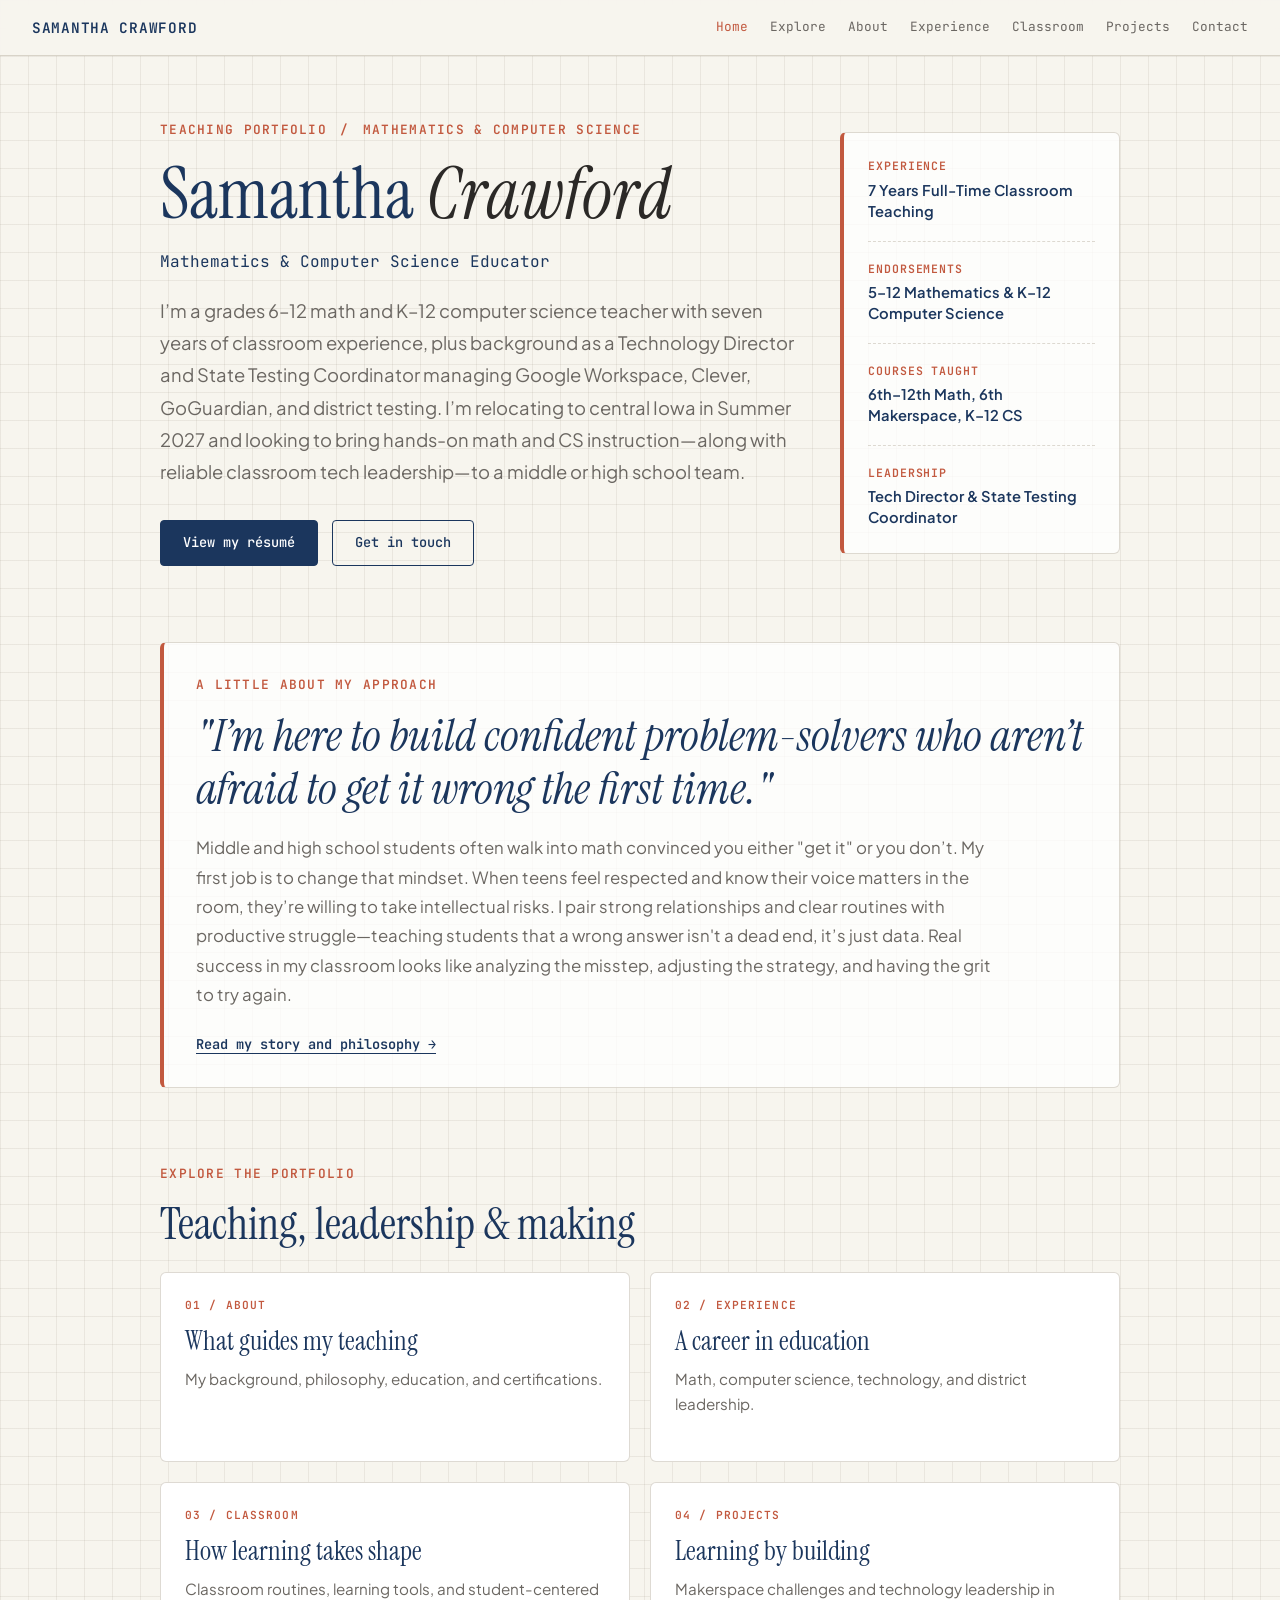
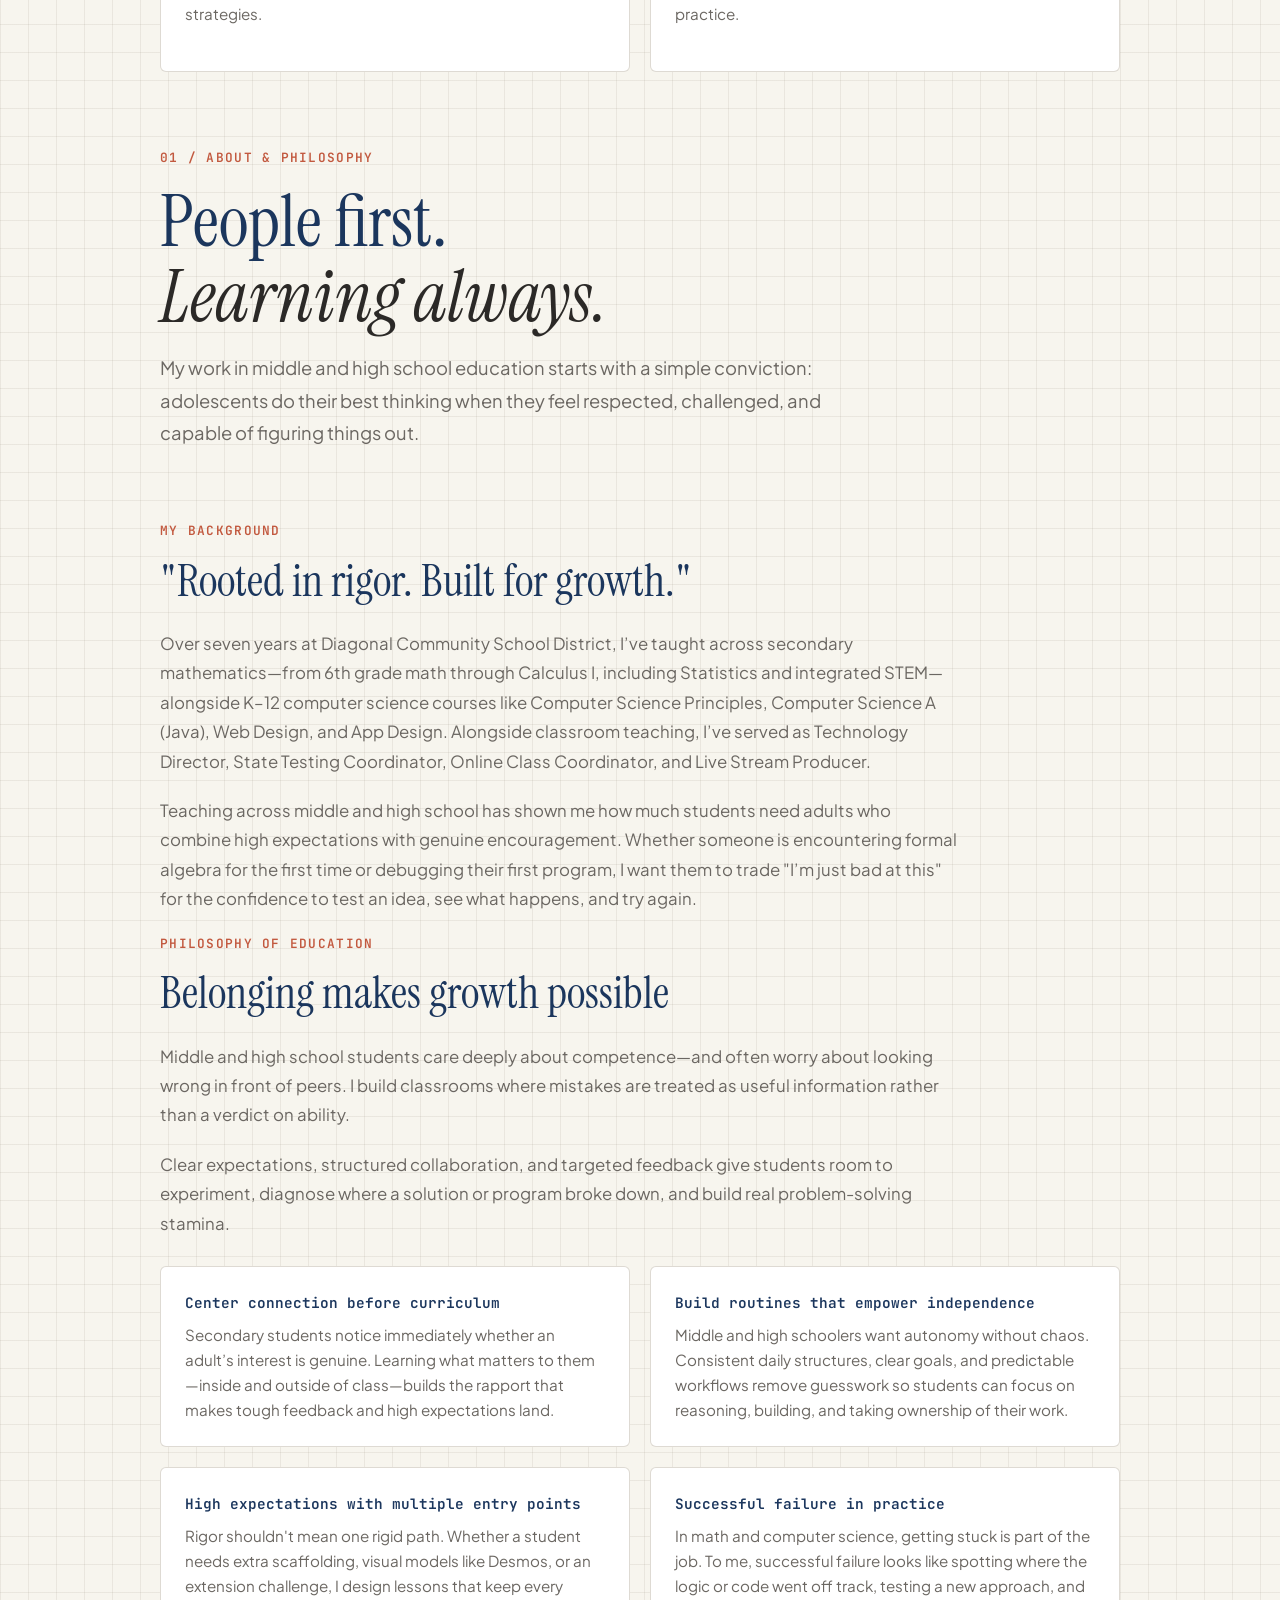
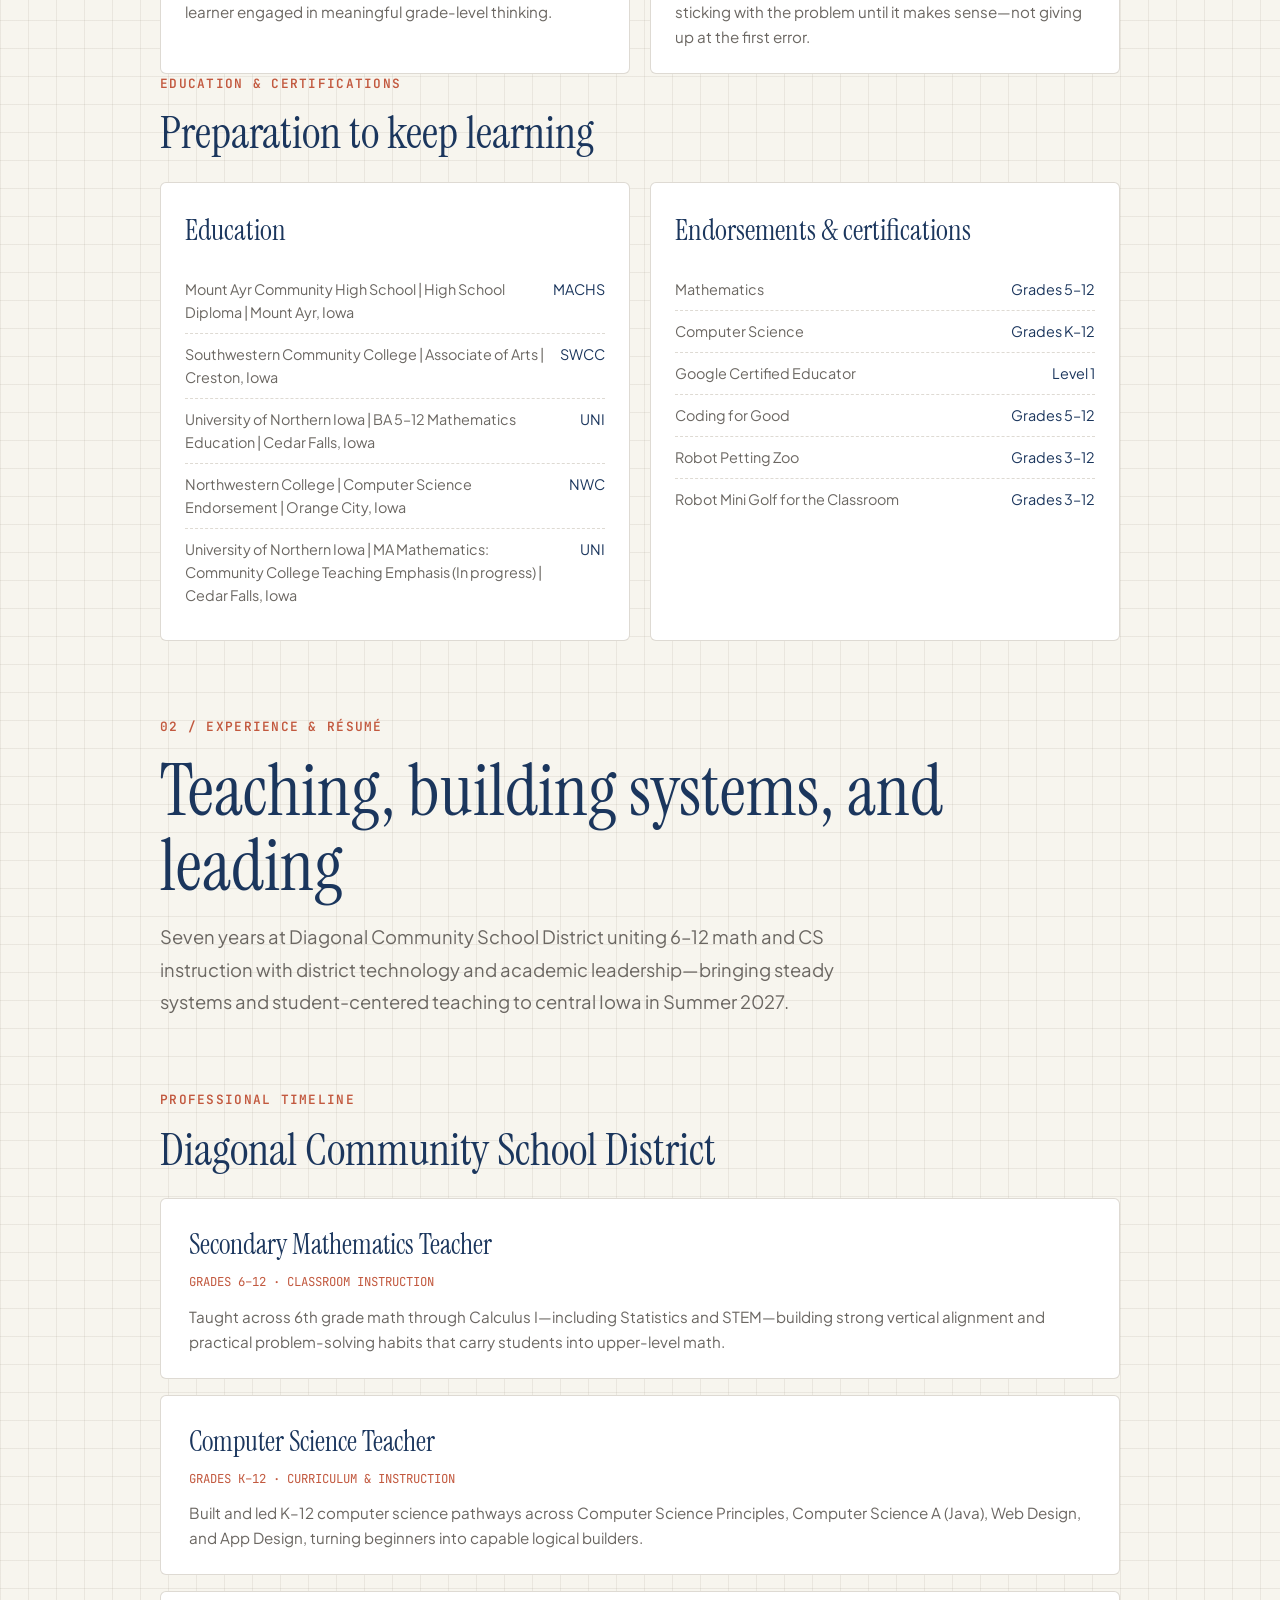
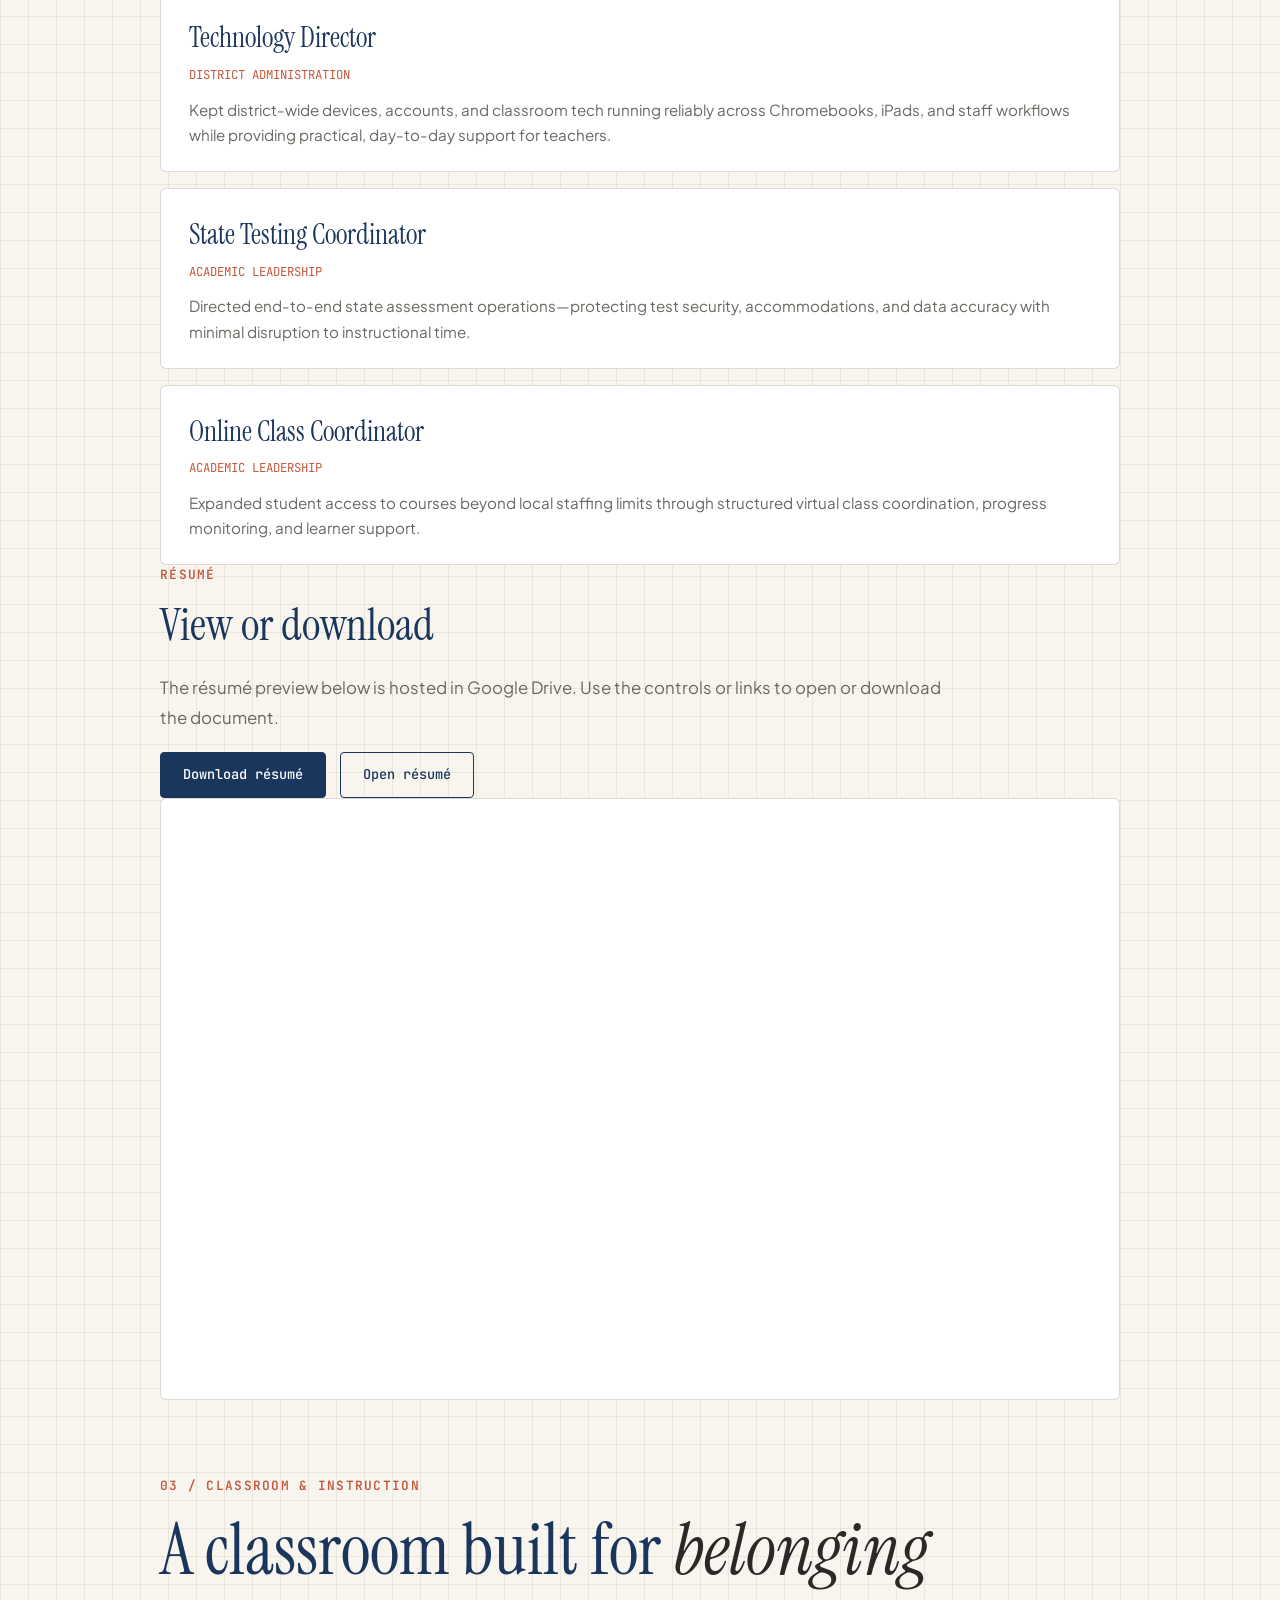
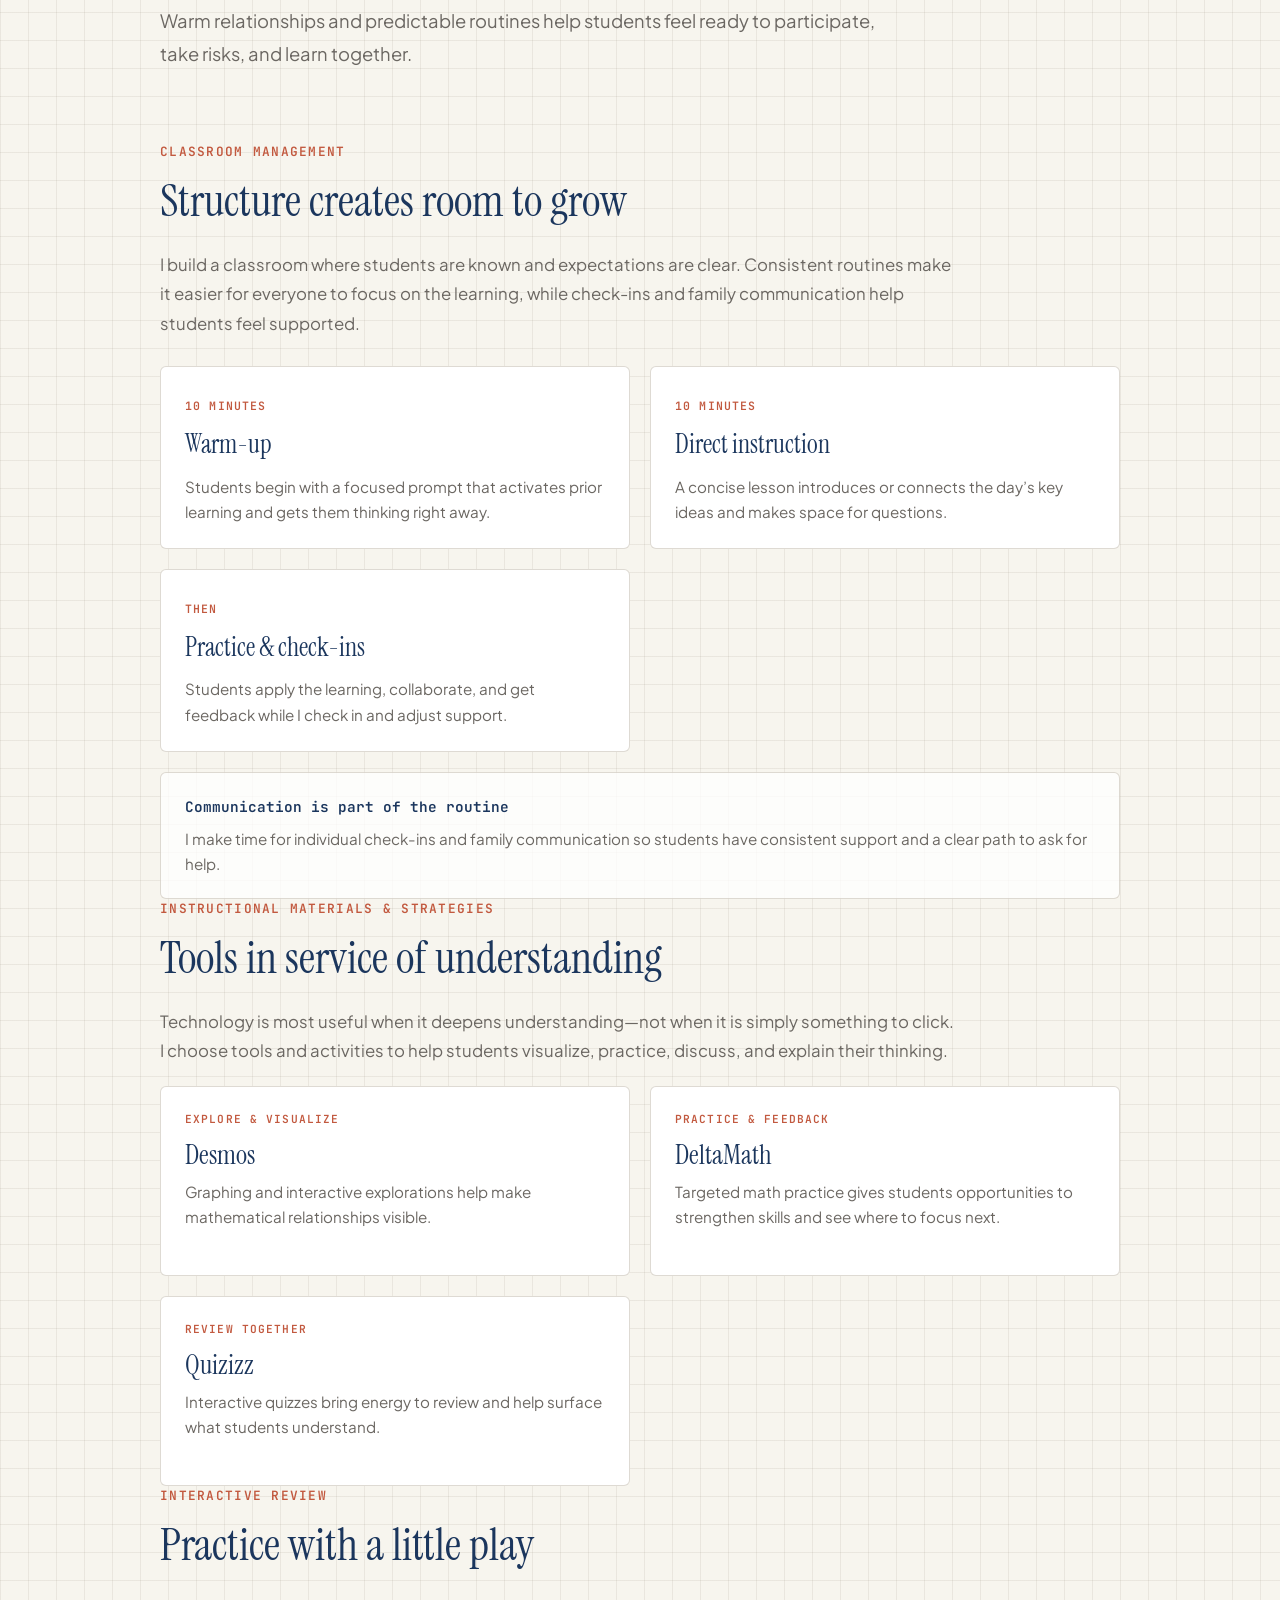
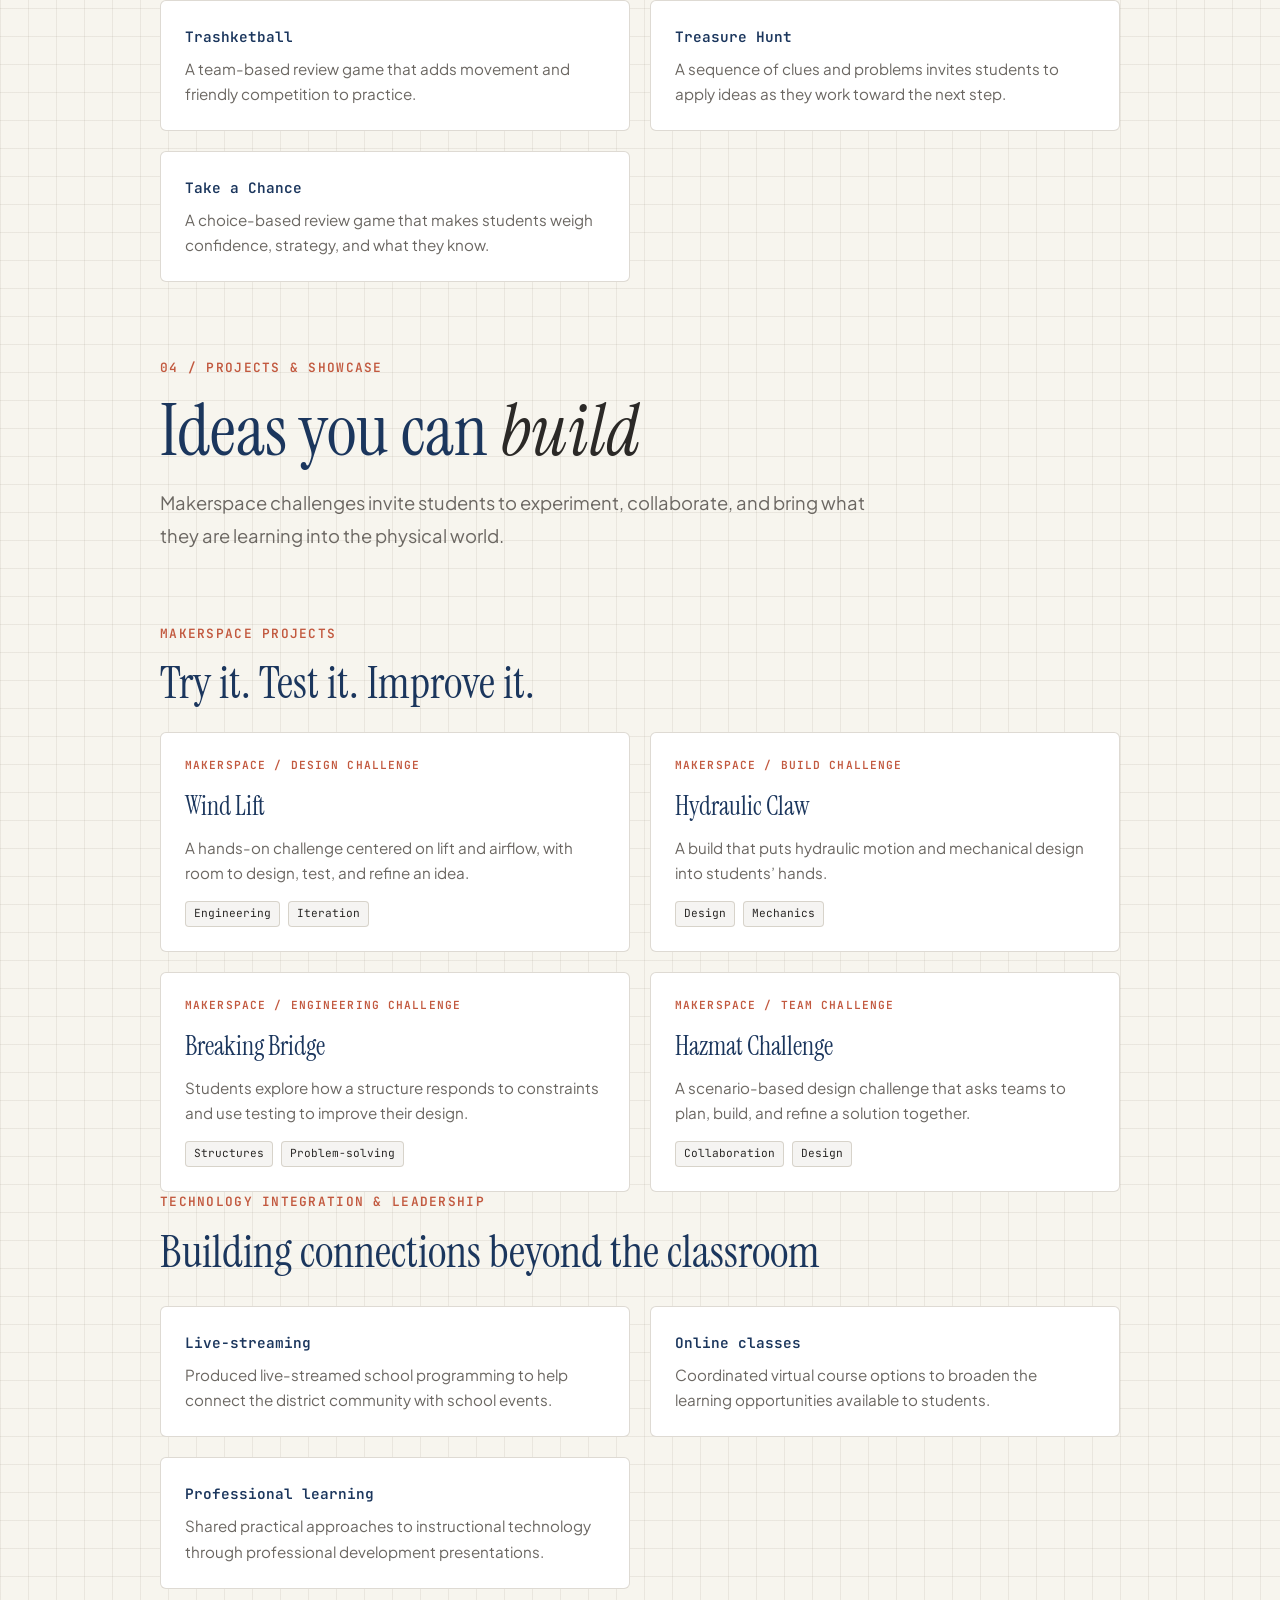
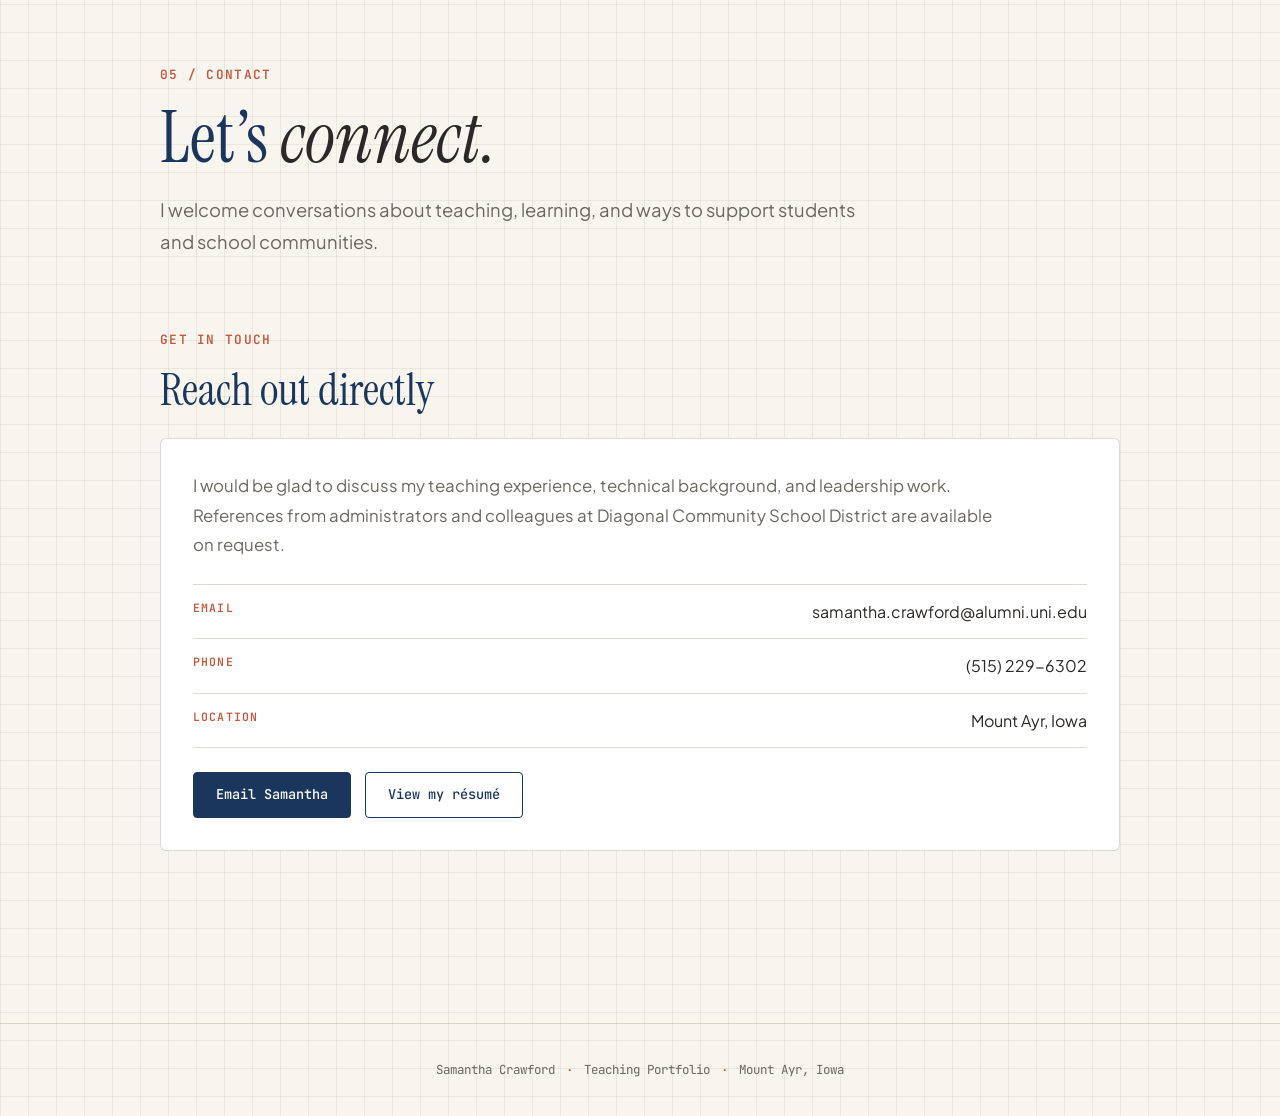
<file: index.html>
<!DOCTYPE html>
<html lang="en">
<head>
    <meta charset="UTF-8">
    <meta name="viewport" content="width=device-width, initial-scale=1.0">
    <meta name="description" content="Meet Samantha Crawford, a mathematics and computer science educator in Mount Ayr, Iowa.">
    <title>Samantha Crawford — Mathematics &amp; Computer Science Educator</title>
    <link rel="preconnect" href="https://fonts.googleapis.com">
    <link rel="preconnect" href="https://fonts.gstatic.com" crossorigin>
    <link href="https://fonts.googleapis.com/css2?family=Instrument+Serif:ital@0;1&family=JetBrains+Mono:wght@400;500;600&family=Plus+Jakarta+Sans:wght@400;500;600;700&display=swap" rel="stylesheet">
    <link rel="stylesheet" href="styles.css">
</head>
<body>
    <header class="site-header">
        <a class="logo" href="#home">Samantha Crawford</a>
        <nav aria-label="Main navigation">
            <a href="#home" aria-current="page">Home</a>
            <a href="#portfolio">Explore</a>
            <a href="#about">About</a>
            <a href="#experience">Experience</a>
            <a href="#classroom">Classroom</a>
            <a href="#projects">Projects</a>
            <a href="#contact">Contact</a>
        </nav>
    </header>

    <main>
        <section class="hero" id="home">
            <div class="hero-grid">
                <div class="hero-content">
                    <p class="eyebrow">Teaching Portfolio <span aria-hidden="true">/</span> Mathematics &amp; Computer Science </p>
                    <h1>Samantha <span class="italic">Crawford</span></h1>
                    <p class="hero-title">Mathematics &amp; Computer Science Educator</p>
                    <p class="bio">
                        I’m a grades 6–12 math and K–12 computer science teacher with seven years of classroom experience, plus background as a Technology Director and State Testing Coordinator managing Google Workspace, Clever, GoGuardian, and district testing. I’m relocating to central Iowa in Summer 2027 and looking to bring hands-on math and CS instruction—along with reliable classroom tech leadership—to a middle or high school team.
                    </p>
                    <div class="actions">
                        <a class="btn-primary" href="#resume">View my résumé</a>
                        <a class="btn-secondary" href="#contact">Get in touch</a>
                    </div>
                </div>

                <aside class="stats-card" aria-label="Teaching experience summary">
                    <dl>
                        <div class="stat-item">
                            <dt>Experience</dt>
                            <dd>7 Years Full-Time Classroom Teaching</dd>
                        </div>
                        <div class="stat-item">
                            <dt>Endorsements</dt>
                            <dd>5–12 Mathematics &amp; K–12 Computer Science</dd>
                        </div>
                        <div class="stat-item">
                            <dt>Courses Taught</dt>
                            <dd>6th–12th Math, 6th Makerspace, K–12 CS</dd>
                        </div>
                        <div class="stat-item">
                            <dt>Leadership</dt>
                            <dd>Tech Director &amp; State Testing Coordinator</dd>
                        </div>
                    </dl>
                </aside>
            </div>
        </section>

        <section class="home-value" aria-labelledby="value-heading">
            <div class="section-header">A little about my approach</div>
            <h2 id="value-heading" class="philosophy-quote">"I’m here to build confident problem-solvers who aren’t afraid to get it wrong the first time."</h2>
            <p class="philosophy-text">
                Middle and high school students often walk into math convinced you either "get it" or you don’t. My first job is to change that mindset. When teens feel respected and know their voice matters in the room, they’re willing to take intellectual risks. I pair strong relationships and clear routines with productive struggle—teaching students that a wrong answer isn't a dead end, it’s just data. Real success in my classroom looks like analyzing the misstep, adjusting the strategy, and having the grit to try again.
            </p>
            <a class="text-link" href="#about">Read my story and philosophy <span aria-hidden="true">→</span></a>
        </section>

        <section id="portfolio" aria-labelledby="portfolio-heading">
            <div class="section-header">Explore the portfolio</div>
            <h2 id="portfolio-heading">Teaching, leadership &amp; making</h2>
            <div class="feature-grid">
                <a class="feature-card" href="#about">
                    <span class="card-meta">01 / About</span>
                    <span class="feature-title">What guides my teaching</span>
                    <span class="feature-desc">My background, philosophy, education, and certifications.</span>
                </a>
                <a class="feature-card" href="#experience">
                    <span class="card-meta">02 / Experience</span>
                    <span class="feature-title">A career in education</span>
                    <span class="feature-desc">Math, computer science, technology, and district leadership.</span>
                </a>
                <a class="feature-card" href="#classroom">
                    <span class="card-meta">03 / Classroom</span>
                    <span class="feature-title">How learning takes shape</span>
                    <span class="feature-desc">Classroom routines, learning tools, and student-centered strategies.</span>
                </a>
                <a class="feature-card" href="#projects">
                    <span class="card-meta">04 / Projects</span>
                    <span class="feature-title">Learning by building</span>
                    <span class="feature-desc">Makerspace challenges and technology leadership in practice.</span>
                </a>
            </div>
        </section>

        <section id="about">
            <div class="page-intro">
                <p class="eyebrow">01 / About &amp; Philosophy</p>
                <h1>People first.<br><span class="italic">Learning always.</span></h1>
                <p class="bio">My work in middle and high school education starts with a simple conviction: adolescents do their best thinking when they feel respected, challenged, and capable of figuring things out.</p>
            </div>

            <div class="section-header">My background</div>
            <h2>"Rooted in rigor. Built for growth."</h2>
            <p class="philosophy-text">
                Over seven years at Diagonal Community School District, I’ve taught across secondary mathematics—from 6th grade math through Calculus I, including Statistics and integrated STEM—alongside K–12 computer science courses like Computer Science Principles, Computer Science A (Java), Web Design, and App Design. Alongside classroom teaching, I’ve served as Technology Director, State Testing Coordinator, Online Class Coordinator, and Live Stream Producer.            </p>
            <p class="philosophy-text">
                Teaching across middle and high school has shown me how much students need adults who combine high expectations with genuine encouragement. Whether someone is encountering formal algebra for the first time or debugging their first program, I want them to trade "I’m just bad at this" for the confidence to test an idea, see what happens, and try again.</p>
            <div class="section-header">Philosophy of education</div>
            <h2>Belonging makes growth possible</h2>
            <p class="philosophy-text">
                Middle and high school students care deeply about competence—and often worry about looking wrong in front of peers. I build classrooms where mistakes are treated as useful information rather than a verdict on ability.            </p>
            <p class="philosophy-text">
                Clear expectations, structured collaboration, and targeted feedback give students room to experiment, diagnose where a solution or program broke down, and build real problem-solving stamina.
            </p>
            <div class="pillars-grid">
                <article class="pillar-card">
                    <h3 class="pillar-title">Center connection before curriculum</h3>
                    <p class="pillar-desc">Secondary students notice immediately whether an adult’s interest is genuine. Learning what matters to them—inside and outside of class—builds the rapport that makes tough feedback and high expectations land.</p>
                </article>
                <article class="pillar-card">
                    <h3 class="pillar-title">Build routines that empower independence</h3>
                    <p class="pillar-desc">Middle and high schoolers want autonomy without chaos. Consistent daily structures, clear goals, and predictable workflows remove guesswork so students can focus on reasoning, building, and taking ownership of their work.</p>
                </article>
                <article class="pillar-card">
                    <h3 class="pillar-title">High expectations with multiple entry points</h3>
                    <p class="pillar-desc">Rigor shouldn't mean one rigid path. Whether a student needs extra scaffolding, visual models like Desmos, or an extension challenge, I design lessons that keep every learner engaged in meaningful grade-level thinking.</p>
                </article>
                <article class="pillar-card">
                    <h3 class="pillar-title">Successful failure in practice</h3>
                    <p class="pillar-desc">In math and computer science, getting stuck is part of the job. To me, successful failure looks like spotting where the logic or code went off track, testing a new approach, and sticking with the problem until it makes sense—not giving up at the first error.</p>
                </article>
            </div>

            <div class="section-header">Education &amp; certifications</div>
            <h2>Preparation to keep learning</h2>
            <div class="courses-grid">
                <article class="course-box">
                    <h3>Education</h3>
                    <ul class="course-list">
                        <li><span>Mount Ayr Community High School | High School Diploma | Mount Ayr, Iowa</span><span>MACHS</span></li>
                        <li><span>Southwestern Community College | Associate of Arts | Creston, Iowa</span><span>SWCC</span></li>
                        <li><span>University of Northern Iowa | BA 5–12 Mathematics Education | Cedar Falls, Iowa</span><span>UNI</span></li>
                        <li><span>Northwestern College | Computer Science Endorsement | Orange City, Iowa</span><span>NWC</span></li>
                        <li><span>University of Northern Iowa | MA Mathematics: Community College Teaching Emphasis (In progress) | Cedar Falls, Iowa</span><span>UNI</span></li>
                    </ul>
                </article>
                <article class="course-box">
                    <h3>Endorsements &amp; certifications</h3>
                    <ul class="course-list">
                        <li><span>Mathematics</span><span>Grades 5–12</span></li>
                        <li><span>Computer Science</span><span>Grades K–12</span></li>
                        <li><span>Google Certified Educator</span><span>Level 1</span></li>
                        <li><span>Coding for Good</span><span>Grades 5–12</span></li>
                        <li><span>Robot Petting Zoo</span><span>Grades 3–12</span></li>
                        <li><span>Robot Mini Golf for the Classroom</span><span>Grades 3–12</span></li>
                    </ul>
                </article>
            </div>
        </section>

        <section id="experience">
            <div class="page-intro">
                <p class="eyebrow">02 / Experience &amp; Résumé</p>
                <h1>Teaching, building systems, and leading</h1>
                <p class="bio">Seven years at Diagonal Community School District uniting 6–12 math and CS instruction with district technology and academic leadership—bringing steady systems and student-centered teaching to central Iowa in Summer 2027.</p>
            </div>

            <div class="section-header">Professional timeline</div>
            <h2>Diagonal Community School District</h2>
            <div class="timeline">
                <article class="exp-item">
                    <h3 class="exp-role">Secondary Mathematics Teacher</h3>
                    <p class="exp-company">Grades 6–12 <span aria-hidden="true">·</span> Classroom instruction</p>
                    <p class="exp-desc">Taught across 6th grade math through Calculus I—including Statistics and STEM—building strong vertical alignment and practical problem-solving habits that carry students into upper-level math.</p>
                </article>
                <article class="exp-item">
                    <h3 class="exp-role">Computer Science Teacher</h3>
                    <p class="exp-company">Grades K–12 <span aria-hidden="true">·</span> Curriculum &amp; instruction</p>
                    <p class="exp-desc">Built and led K–12 computer science pathways across Computer Science Principles, Computer Science A (Java), Web Design, and App Design, turning beginners into capable logical builders.</p>
                </article>
                <article class="exp-item">
                    <h3 class="exp-role">Technology Director</h3>
                    <p class="exp-company">District administration</p>
                    <p class="exp-desc">Kept district-wide devices, accounts, and classroom tech running reliably across Chromebooks, iPads, and staff workflows while providing practical, day-to-day support for teachers.</p>
                </article>
                <article class="exp-item">
                    <h3 class="exp-role">State Testing Coordinator</h3>
                    <p class="exp-company">Academic leadership</p>
                    <p class="exp-desc">Directed end-to-end state assessment operations—protecting test security, accommodations, and data accuracy with minimal disruption to instructional time.</p>
                </article>
                <article class="exp-item">
                    <h3 class="exp-role">Online Class Coordinator</h3>
                    <p class="exp-company">Academic leadership</p>
                    <p class="exp-desc">Expanded student access to courses beyond local staffing limits through structured virtual class coordination, progress monitoring, and learner support.</p>
                </article>
            </div>

            <div id="resume">
                <div class="section-header">Résumé</div>
                <h2>View or download</h2>
                <p class="philosophy-text">The résumé preview below is hosted in Google Drive. Use the controls or links to open or download the document.</p>
                <div class="actions">
                    <a class="btn-primary" href="https://drive.google.com/uc?export=download&amp;id=1qgbNKTVXZgBeAGJvmVsaR60Us4CXeR8i" target="_blank" rel="noopener noreferrer">Download résumé</a>
                    <a class="btn-secondary" href="https://drive.google.com/file/d/1qgbNKTVXZgBeAGJvmVsaR60Us4CXeR8i/view?usp=drive_link" target="_blank" rel="noopener noreferrer">Open résumé</a>
                </div>
                <div class="resume-frame">
                    <iframe
                        title="Embedded résumé presentation for Samantha Crawford"
                        src="https://drive.google.com/file/d/1qgbNKTVXZgBeAGJvmVsaR60Us4CXeR8i/preview"
                        loading="lazy"
                        allowfullscreen>
                    </iframe>
                </div>
            </div>
        </section>

        <section id="classroom">
            <div class="page-intro">
                <p class="eyebrow">03 / Classroom &amp; Instruction</p>
                <h1>A classroom built for <span class="italic">belonging</span></h1>
                <p class="bio">Warm relationships and predictable routines help students feel ready to participate, take risks, and learn together.</p>
            </div>

            <div class="section-header">Classroom management</div>
            <h2>Structure creates room to grow</h2>
            <p class="philosophy-text">I build a classroom where students are known and expectations are clear. Consistent routines make it easier for everyone to focus on the learning, while check-ins and family communication help students feel supported.</p>
            <div class="routine-grid">
                <article class="routine-card">
                    <span class="routine-time">10 minutes</span>
                    <h3 class="card-title">Warm-up</h3>
                    <p class="card-desc">Students begin with a focused prompt that activates prior learning and gets them thinking right away.</p>
                </article>
                <article class="routine-card">
                    <span class="routine-time">10 minutes</span>
                    <h3 class="card-title">Direct instruction</h3>
                    <p class="card-desc">A concise lesson introduces or connects the day’s key ideas and makes space for questions.</p>
                </article>
                <article class="routine-card">
                    <span class="routine-time">Then</span>
                    <h3 class="card-title">Practice &amp; check-ins</h3>
                    <p class="card-desc">Students apply the learning, collaborate, and get feedback while I check in and adjust support.</p>
                </article>
            </div>
            <div class="note-card">
                <h3 class="pillar-title">Communication is part of the routine</h3>
                <p class="pillar-desc">I make time for individual check-ins and family communication so students have consistent support and a clear path to ask for help.</p>
            </div>

            <div class="section-header">Instructional materials &amp; strategies</div>
            <h2>Tools in service of understanding</h2>
            <p class="philosophy-text">Technology is most useful when it deepens understanding—not when it is simply something to click. I choose tools and activities to help students visualize, practice, discuss, and explain their thinking.</p>
            <div class="feature-grid">
                <article class="feature-card">
                    <span class="card-meta">Explore &amp; visualize</span>
                    <h3 class="feature-title">Desmos</h3>
                    <p class="feature-desc">Graphing and interactive explorations help make mathematical relationships visible.</p>
                </article>
                <article class="feature-card">
                    <span class="card-meta">Practice &amp; feedback</span>
                    <h3 class="feature-title">DeltaMath</h3>
                    <p class="feature-desc">Targeted math practice gives students opportunities to strengthen skills and see where to focus next.</p>
                </article>
                <article class="feature-card">
                    <span class="card-meta">Review together</span>
                    <h3 class="feature-title">Quizizz</h3>
                    <p class="feature-desc">Interactive quizzes bring energy to review and help surface what students understand.</p>
                </article>
            </div>

            <div class="section-header">Interactive review</div>
            <h2>Practice with a little play</h2>
            <div class="pillars-grid">
                <article class="pillar-card">
                    <h3 class="pillar-title">Trashketball</h3>
                    <p class="pillar-desc">A team-based review game that adds movement and friendly competition to practice.</p>
                </article>
                <article class="pillar-card">
                    <h3 class="pillar-title">Treasure Hunt</h3>
                    <p class="pillar-desc">A sequence of clues and problems invites students to apply ideas as they work toward the next step.</p>
                </article>
                <article class="pillar-card">
                    <h3 class="pillar-title">Take a Chance</h3>
                    <p class="pillar-desc">A choice-based review game that makes students weigh confidence, strategy, and what they know.</p>
                </article>
            </div>
        </section>

        <section id="projects">
            <div class="page-intro">
                <p class="eyebrow">04 / Projects &amp; Showcase</p>
                <h1>Ideas you can <span class="italic">build</span></h1>
                <p class="bio">Makerspace challenges invite students to experiment, collaborate, and bring what they are learning into the physical world.</p>
            </div>

            <div class="section-header">Makerspace projects</div>
            <h2>Try it. Test it. Improve it.</h2>
            <div class="lessons-grid">
                <article class="project-card">
                    <span class="card-meta">Makerspace / Design challenge</span>
                    <h3 class="card-title">Wind Lift</h3>
                    <p class="card-desc">A hands-on challenge centered on lift and airflow, with room to design, test, and refine an idea.</p>
                    <div class="tags"><span class="tag">Engineering</span><span class="tag">Iteration</span></div>
                </article>
                <article class="project-card">
                    <span class="card-meta">Makerspace / Build challenge</span>
                    <h3 class="card-title">Hydraulic Claw</h3>
                    <p class="card-desc">A build that puts hydraulic motion and mechanical design into students’ hands.</p>
                    <div class="tags"><span class="tag">Design</span><span class="tag">Mechanics</span></div>
                </article>
                <article class="project-card">
                    <span class="card-meta">Makerspace / Engineering challenge</span>
                    <h3 class="card-title">Breaking Bridge</h3>
                    <p class="card-desc">Students explore how a structure responds to constraints and use testing to improve their design.</p>
                    <div class="tags"><span class="tag">Structures</span><span class="tag">Problem-solving</span></div>
                </article>
                <article class="project-card">
                    <span class="card-meta">Makerspace / Team challenge</span>
                    <h3 class="card-title">Hazmat Challenge</h3>
                    <p class="card-desc">A scenario-based design challenge that asks teams to plan, build, and refine a solution together.</p>
                    <div class="tags"><span class="tag">Collaboration</span><span class="tag">Design</span></div>
                </article>
            </div>

            <div class="section-header">Technology integration &amp; leadership</div>
            <h2>Building connections beyond the classroom</h2>
            <div class="pillars-grid">
                <article class="pillar-card">
                    <h3 class="pillar-title">Live-streaming</h3>
                    <p class="pillar-desc">Produced live-streamed school programming to help connect the district community with school events.</p>
                </article>
                <article class="pillar-card">
                    <h3 class="pillar-title">Online classes</h3>
                    <p class="pillar-desc">Coordinated virtual course options to broaden the learning opportunities available to students.</p>
                </article>
                <article class="pillar-card">
                    <h3 class="pillar-title">Professional learning</h3>
                    <p class="pillar-desc">Shared practical approaches to instructional technology through professional development presentations.</p>
                </article>
            </div>
        </section>

        <section id="contact">
            <div class="page-intro">
                <p class="eyebrow">05 / Contact</p>
                <h1>Let’s <span class="italic">connect.</span></h1>
                <p class="bio">I welcome conversations about teaching, learning, and ways to support students and school communities.</p>
            </div>

            <div class="section-header">Get in touch</div>
            <h2>Reach out directly</h2>
            <div class="contact-panel">
                <p class="philosophy-text">I would be glad to discuss my teaching experience, technical background, and leadership work. References from administrators and colleagues at Diagonal Community School District are available on request.</p>
                <div class="contact-list">
                    <a class="contact-link" href="mailto:samantha.crawford@alumni.uni.edu">
                        <span class="contact-label">Email</span>
                        <span>samantha.crawford@alumni.uni.edu</span>
                    </a>
                    <a class="contact-link" href="tel:+15152296302">
                        <span class="contact-label">Phone</span>
                        <span>(515) 229-6302</span>
                    </a>
                    <div class="contact-link">
                        <span class="contact-label">Location</span>
                        <span>Mount Ayr, Iowa</span>
                    </div>
                </div>
                <div class="actions contact-actions">
                    <a class="btn-primary" href="mailto:samantha.crawford@alumni.uni.edu">Email Samantha</a>
                    <a class="btn-secondary" href="#resume">View my résumé</a>
                </div>
            </div>
        </section>
    </main>

    <footer>
        Samantha Crawford <span aria-hidden="true">·</span> Teaching Portfolio <span aria-hidden="true">·</span> Mount Ayr, Iowa
    </footer>
</body>
</html>
</file>
<file: styles.css>
:root {
    --bg-color: #f7f5ee;
    --grid-color: rgba(160, 150, 130, 0.15);
    --text-main: #2b2927;
    --text-muted: #6b6762;
    --primary: #1b365d;
    --accent: #c2593f;
    --card-bg: #fff;
    --border-color: rgba(160, 150, 130, 0.35);
}

* {
    box-sizing: border-box;
    margin: 0;
    padding: 0;
}

html {
    scroll-behavior: smooth;
}

[id] {
    scroll-margin-top: 88px;
}

body {
    min-width: 0;
    background-color: var(--bg-color);
    background-image:
        linear-gradient(to right, var(--grid-color) 1px, transparent 1px),
        linear-gradient(to bottom, var(--grid-color) 1px, transparent 1px);
    background-size: 28px 28px;
    color: var(--text-main);
    font-family: "Plus Jakarta Sans", sans-serif;
    line-height: 1.6;
}

a {
    color: inherit;
}

a:focus-visible {
    outline: 3px solid var(--accent);
    outline-offset: 4px;
}

.site-header {
    position: sticky;
    top: 0;
    z-index: 10;
    display: flex;
    align-items: center;
    justify-content: space-between;
    gap: 24px;
    padding: 16px 32px;
    border-bottom: 1px solid var(--border-color);
    background: rgba(247, 245, 238, 0.94);
    backdrop-filter: blur(8px);
}

.logo {
    flex-shrink: 0;
    color: var(--primary);
    font-family: "JetBrains Mono", monospace;
    font-size: 0.9rem;
    font-weight: 600;
    letter-spacing: 0.05em;
    text-decoration: none;
    text-transform: uppercase;
}

.site-header nav {
    display: flex;
    flex-wrap: wrap;
    justify-content: flex-end;
    gap: 8px 22px;
}

.site-header nav a {
    color: var(--text-muted);
    font-family: "JetBrains Mono", monospace;
    font-size: 0.8rem;
    text-decoration: none;
    transition: color 0.2s;
}

.site-header nav a:hover,
.site-header nav a[aria-current="page"] {
    color: var(--accent);
}

main {
    width: min(100% - 48px, 960px);
    margin: 0 auto;
    padding: 64px 0 96px;
}

.hero {
    margin-bottom: 76px;
}

.hero-grid {
    display: grid;
    grid-template-columns: minmax(0, 1fr) 280px;
    align-items: center;
    gap: 42px;
}

.hero-content {
    min-width: 0;
}

.stats-card {
    padding: 24px;
    border: 1px solid var(--border-color);
    border-left: 4px solid var(--accent);
    border-radius: 6px;
    background: rgba(255, 255, 255, 0.75);
}

.stat-item + .stat-item {
    margin-top: 18px;
    padding-top: 18px;
    border-top: 1px dashed var(--border-color);
}

.stat-item dt {
    margin-bottom: 4px;
    color: var(--accent);
    font-family: "JetBrains Mono", monospace;
    font-size: 0.72rem;
    font-weight: 600;
    letter-spacing: 0.08em;
    text-transform: uppercase;
}

.stat-item dd {
    color: var(--primary);
    font-size: 0.92rem;
    font-weight: 600;
    line-height: 1.45;
}

.page-intro {
    margin-bottom: 72px;
}

.eyebrow,
.section-header,
.card-meta,
.routine-time,
.contact-label {
    color: var(--accent);
    font-family: "JetBrains Mono", monospace;
    font-size: 0.8rem;
    font-weight: 600;
    letter-spacing: 0.1em;
    text-transform: uppercase;
}

.eyebrow {
    margin-bottom: 16px;
}

.eyebrow span {
    padding: 0 4px;
}

h1,
h2,
.feature-title,
.card-title,
.exp-role {
    color: var(--primary);
    font-family: "Instrument Serif", Georgia, serif;
    font-weight: 400;
}

h1 {
    margin-bottom: 18px;
    font-size: clamp(3.2rem, 8vw, 4.5rem);
    line-height: 1.04;
}

h1 .italic {
    color: var(--text-main);
    font-style: italic;
}

.hero-title {
    margin-bottom: 20px;
    color: var(--primary);
    font-family: "JetBrains Mono", monospace;
    font-size: 1rem;
}

.bio {
    max-width: 720px;
    margin-bottom: 32px;
    color: var(--text-muted);
    font-size: 1.15rem;
    line-height: 1.75;
}

.actions {
    display: flex;
    flex-wrap: wrap;
    gap: 14px;
}

.btn-primary,
.btn-secondary {
    display: inline-flex;
    align-items: center;
    justify-content: center;
    min-height: 46px;
    padding: 11px 22px;
    border: 1.5px solid var(--primary);
    border-radius: 4px;
    font-family: "JetBrains Mono", monospace;
    font-size: 0.85rem;
    font-weight: 500;
    text-decoration: none;
    transition: background 0.2s, color 0.2s;
}

.btn-primary {
    background: var(--primary);
    color: #fff;
}

.btn-primary:hover {
    background: #122540;
}

.btn-secondary {
    background: transparent;
    color: var(--primary);
}

.btn-secondary:hover {
    background: rgba(27, 54, 93, 0.06);
}

section {
    margin-bottom: 76px;
}

.section-header {
    margin-bottom: 14px;
}

h2 {
    margin-bottom: 22px;
    font-size: clamp(2.2rem, 5vw, 2.8rem);
    line-height: 1.15;
}

.philosophy-text {
    max-width: 800px;
    margin-bottom: 20px;
    color: var(--text-muted);
    font-size: 1.05rem;
    line-height: 1.75;
}

.home-value {
    margin-bottom: 76px;
    padding: 32px;
    border: 1px solid var(--border-color);
    border-left: 4px solid var(--accent);
    border-radius: 6px;
    background: rgba(255, 255, 255, 0.75);
}

.philosophy-quote {
    margin-bottom: 16px;
    color: var(--primary);
    font-family: "Instrument Serif", Georgia, serif;
    font-size: clamp(2rem, 5vw, 2.8rem);
    font-style: italic;
    font-weight: 400;
    line-height: 1.2;
}

.text-link {
    color: var(--primary);
    font-family: "JetBrains Mono", monospace;
    font-size: 0.85rem;
    font-weight: 600;
    text-decoration-thickness: 1px;
    text-underline-offset: 4px;
}

.text-link:hover {
    color: var(--accent);
}

.feature-grid,
.lessons-grid,
.pillars-grid,
.courses-grid,
.routine-grid {
    display: grid;
    grid-template-columns: repeat(2, minmax(0, 1fr));
    gap: 20px;
}

.feature-card,
.project-card,
.pillar-card,
.course-box,
.routine-card,
.exp-item,
.note-card,
.contact-panel {
    border: 1px solid var(--border-color);
    border-radius: 6px;
    background: var(--card-bg);
}

.feature-card {
    display: flex;
    min-height: 190px;
    flex-direction: column;
    align-items: flex-start;
    padding: 24px;
    text-decoration: none;
    transition: border-color 0.2s, transform 0.2s;
}

a.feature-card:hover {
    transform: translateY(-2px);
    border-color: var(--accent);
}

.card-meta {
    margin-bottom: 10px;
    font-size: 0.7rem;
}

.feature-title {
    margin-bottom: 8px;
    font-size: 1.7rem;
    line-height: 1.2;
}

.feature-desc,
.card-desc,
.pillar-desc,
.exp-desc {
    color: var(--text-muted);
    font-size: 0.95rem;
    line-height: 1.65;
}

.pillars-grid {
    grid-template-columns: repeat(2, minmax(0, 1fr));
    margin-top: 28px;
}

.pillar-card,
.course-box,
.routine-card,
.project-card,
.note-card {
    padding: 24px;
}

.pillar-title {
    margin-bottom: 8px;
    color: var(--primary);
    font-family: "JetBrains Mono", monospace;
    font-size: 0.9rem;
    font-weight: 600;
}

.courses-grid {
    grid-template-columns: repeat(2, minmax(0, 1fr));
}

.course-box h3 {
    margin-bottom: 16px;
    color: var(--primary);
    font-family: "Instrument Serif", Georgia, serif;
    font-size: 1.8rem;
    font-weight: 400;
}

.course-list {
    list-style: none;
}

.course-list li {
    display: flex;
    justify-content: space-between;
    gap: 16px;
    padding: 9px 0;
    border-bottom: 1px dashed var(--border-color);
    color: var(--text-muted);
    font-size: 0.9rem;
}

.course-list li:last-child {
    border-bottom: 0;
}

.course-list li span:last-child {
    color: var(--primary);
    text-align: right;
}

.timeline {
    display: grid;
    gap: 16px;
}

.exp-item {
    padding: 24px 28px;
}

.exp-role {
    margin-bottom: 4px;
    font-size: 1.75rem;
}

.exp-company {
    margin-bottom: 12px;
    color: var(--accent);
    font-family: "JetBrains Mono", monospace;
    font-size: 0.77rem;
    text-transform: uppercase;
}

.routine-grid {
    margin: 28px 0 20px;
}

.routine-time {
    display: inline-block;
    margin-bottom: 8px;
    font-size: 0.72rem;
}

.routine-card .card-title,
.project-card .card-title {
    margin-bottom: 8px;
    font-size: 1.65rem;
}

.note-card {
    padding: 22px 24px;
    background: rgba(255, 255, 255, 0.75);
}

.project-card {
    display: flex;
    min-height: 220px;
    flex-direction: column;
    align-items: flex-start;
}

.project-card .tags {
    display: flex;
    flex-wrap: wrap;
    gap: 8px;
    margin-top: auto;
    padding-top: 16px;
}

.tag {
    padding: 3px 8px;
    border: 1px solid var(--border-color);
    border-radius: 4px;
    background: rgba(160, 150, 130, 0.1);
    color: var(--text-main);
    font-family: "JetBrains Mono", monospace;
    font-size: 0.7rem;
}

.resume-frame {
    overflow: hidden;
    min-height: 480px;
    border: 1px solid var(--border-color);
    border-radius: 6px;
    background: var(--card-bg);
}

.resume-frame iframe {
    display: block;
    width: 100%;
    height: 600px;
    border: 0;
}

.contact-panel {
    padding: 32px;
}

.contact-list {
    display: grid;
    gap: 0;
    margin: 24px 0;
    border-top: 1px solid var(--border-color);
}

.contact-link {
    display: flex;
    flex-wrap: wrap;
    justify-content: space-between;
    gap: 8px 24px;
    padding: 14px 0;
    border-bottom: 1px solid var(--border-color);
    color: var(--text-main);
    text-decoration: none;
}

.contact-link span:last-child {
    overflow-wrap: anywhere;
}

a.contact-link:hover span:last-child {
    color: var(--accent);
}

.contact-label {
    font-size: 0.72rem;
}

.page-next {
    padding-top: 4px;
}

footer {
    padding: 36px 24px;
    border-top: 1px solid var(--border-color);
    color: var(--text-muted);
    font-family: "JetBrains Mono", monospace;
    font-size: 0.78rem;
    text-align: center;
}

footer span {
    padding: 0 4px;
    color: var(--accent);
}

@media (max-width: 760px) {
    .site-header {
        align-items: flex-start;
        flex-direction: column;
        gap: 14px;
        padding: 16px 22px;
    }

    [id] {
        scroll-margin-top: 150px;
    }

    .site-header nav {
        justify-content: flex-start;
        gap: 8px 16px;
    }

    main {
        width: min(100% - 40px, 960px);
        padding: 44px 0 72px;
    }

    .hero {
        margin-bottom: 56px;
    }

    .hero-grid {
        grid-template-columns: 1fr;
        gap: 32px;
    }

    .stats-card {
        width: 100%;
    }

    .page-intro {
        margin-bottom: 52px;
    }

    section,
    .home-value {
        margin-bottom: 56px;
    }
}

@media (max-width: 560px) {
    .feature-grid,
    .lessons-grid,
    .pillars-grid,
    .courses-grid,
    .routine-grid {
        grid-template-columns: 1fr;
    }

    .home-value,
    .contact-panel {
        padding: 22px;
    }

    .exp-item {
        padding: 20px;
    }

    .resume-frame {
        min-height: 360px;
    }

    .resume-frame iframe {
        height: 380px;
    }
}

@media (prefers-reduced-motion: reduce) {
    html {
        scroll-behavior: auto;
    }

    *,
    *::before,
    *::after {
        transition-duration: 0.01ms !important;
    }
}
</file>
